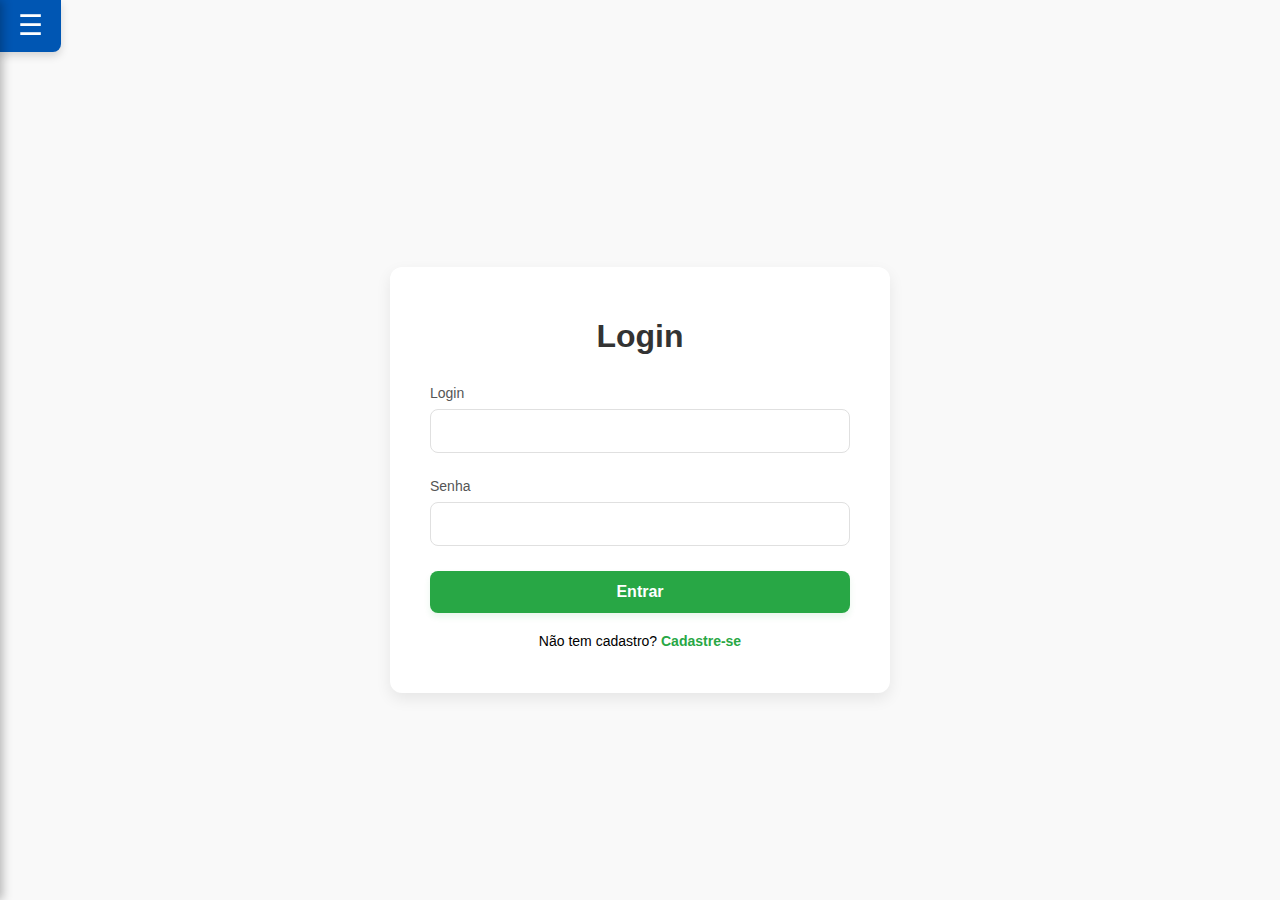
<file: pasta/index.html>
<!DOCTYPE html>
<html lang="pt-br">
<head>
    <meta charset="UTF-8">
    <meta name="viewport" content="width=device-width, initial-scale=1.0">
    <title>Login - Controle de Estoque</title>
    <link rel="stylesheet" href="style.css">
</head>
<body>
    <nav class="hamburger-menu">
        <input type="checkbox" id="menu-toggle">
        <label for="menu-toggle" class="menu-icon">&#9776;</label>
        <div class="menu-items">
            <label for="menu-toggle" class="menu-close-btn">&times;</label> 
            
            <h2>Menu</h2>
            <a href="home.html">Início (Menu Principal)</a>
            <a href="cadastro-usuario.html">Cadastro de Usuários</a>
            <a href="cadastro-produto.html">Cadastro de Produto</a>
            <a href="cadastro-fornecedor.html">Cadastro de Fornecedor</a>
            <a href="movimentacao.html">Movimentação de Estoque</a>
            <a href="index.html">Login/Consultar Estoque</a>
        </div>
    </nav>
    <div class="container">
        <h1>Login</h1>
        <form>
            <div class="form-group">
                <label for="login">Login</label>
                <input type="text" id="login" name="login" required>
            </div>
            <div class="form-group">
                <label for="senha">Senha</label>
                <input type="password" id="senha" name="senha" required>
            </div>
            <button type="submit" class="btn">Entrar</button>
        </form>
        <div class="link-cadastro">
            <p>Não tem cadastro? <a href="cadastro-usuario.html">Cadastre-se</a></p>
        </div>
    </div>
</body>
</html>
</file>
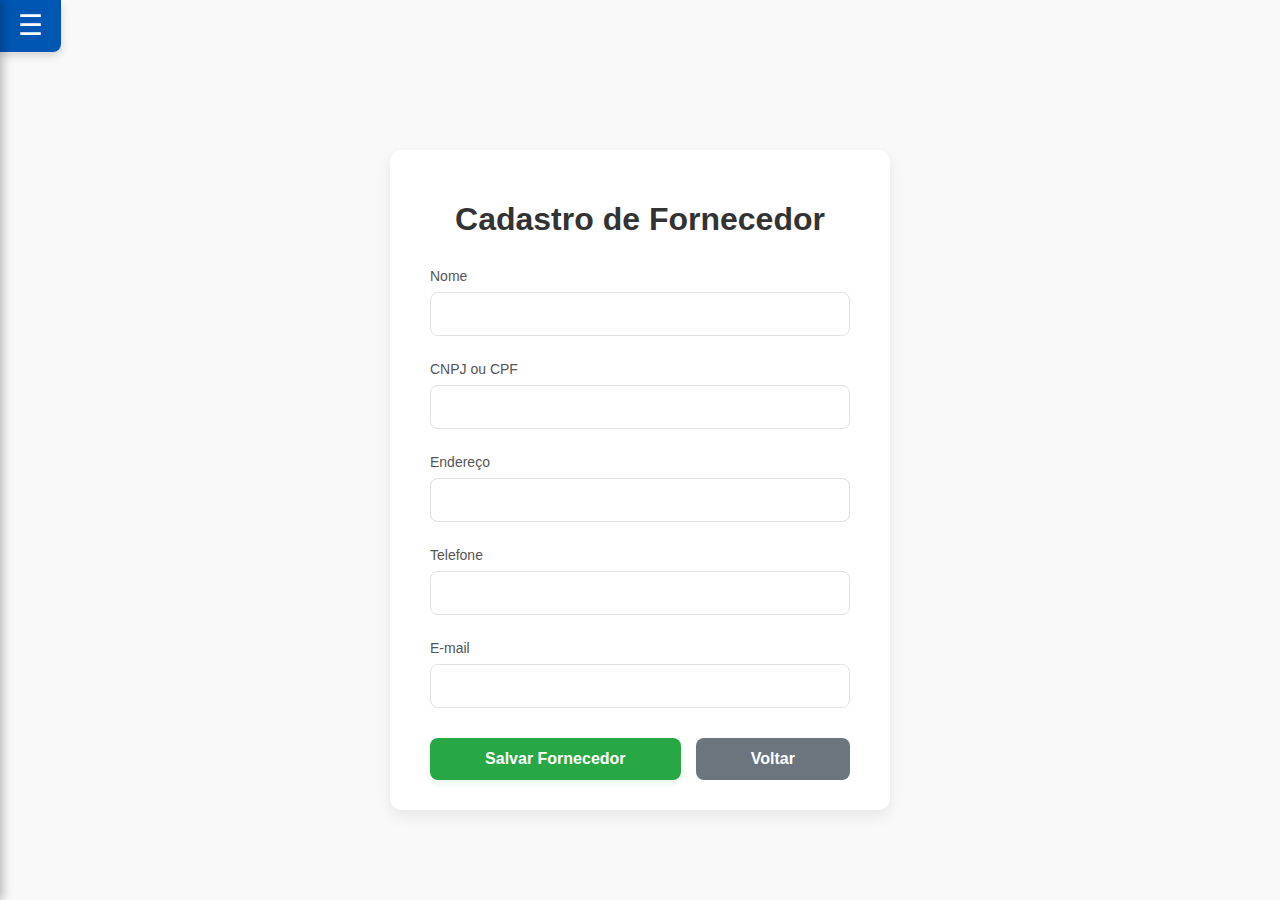
<file: pasta/cadastro-fornecedor.html>
<!DOCTYPE html>
<html lang="pt-br">
<head>
    <meta charset="UTF-8">
    <meta name="viewport" content="width=device-width, initial-scale=1.0">
    <title>Cadastro de Fornecedor</title>
    <link rel="stylesheet" href="style.css">
</head>
<body>
    <nav class="hamburger-menu">
        <input type="checkbox" id="menu-toggle">
        <label for="menu-toggle" class="menu-icon">&#9776;</label>
        <div class="menu-items">
            <label for="menu-toggle" class="menu-close-btn">&times;</label> 
            
            <h2>Menu</h2>
            <a href="home.html">Início (Menu Principal)</a>
            <a href="cadastro-usuario.html">Cadastro de Usuários</a>
            <a href="cadastro-produto.html">Cadastro de Produto</a>
            <a href="cadastro-fornecedor.html">Cadastro de Fornecedor</a>
            <a href="movimentacao.html">Movimentação de Estoque</a>
            <a href="index.html">Login/Consultar Estoque</a>
        </div>
    </nav>

    <div class="container">
        <h1>Cadastro de Fornecedor</h1>
        <form>
            <div class="form-group">
                <label for="nome-fornecedor">Nome</label>
                <input type="text" id="nome-fornecedor" name="nome-fornecedor" required>
            </div>
            <div class="form-group">
                <label for="cnpj-cpf">CNPJ ou CPF</label>
                <input type="text" id="cnpj-cpf" name="cnpj-cpf" required>
            </div>
            <div class="form-group">
                <label for="endereco">Endereço</label>
                <input type="text" id="endereco" name="endereco" required>
            </div>
            <div class="form-group">
                <label for="telefone">Telefone</label>
                <input type="tel" id="telefone" name="telefone" required>
            </div>
            <div class="form-group">
                <label for="email">E-mail</label>
                <input type="email" id="email" name="email" required>
            </div>
            <div class="form-botoes">
                <button type="submit" class="btn">Salvar Fornecedor</button>
                <a href="home.html" class="btn btn-voltar">Voltar</a>
            </div>
        </form>
    </div>
</body>
</html>
</file>
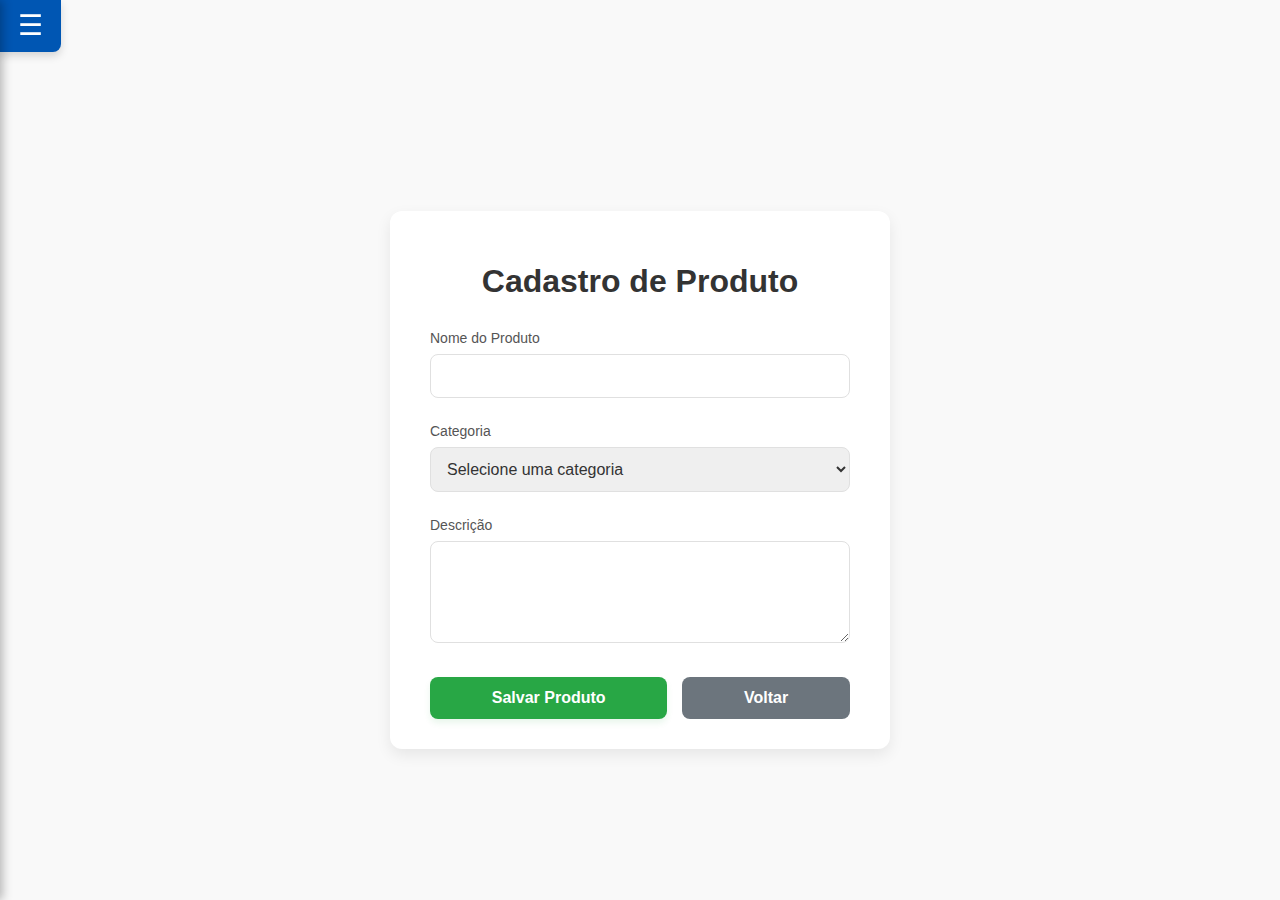
<file: pasta/cadastro-produto.html>
<!DOCTYPE html>
<html lang="pt-br">
<head>
    <meta charset="UTF-8">
    <meta name="viewport" content="width=device-width, initial-scale=1.0">
    <title>Cadastro de Produto</title>
    <link rel="stylesheet" href="style.css">
</head>
<body>
    <nav class="hamburger-menu">
        <input type="checkbox" id="menu-toggle">
        <label for="menu-toggle" class="menu-icon">&#9776;</label>
        <div class="menu-items">
            <label for="menu-toggle" class="menu-close-btn">&times;</label> 
            
            <h2>Menu</h2>
            <a href="home.html">Início (Menu Principal)</a>
            <a href="cadastro-usuario.html">Cadastro de Usuários</a>
            <a href="cadastro-produto.html">Cadastro de Produto</a>
            <a href="cadastro-fornecedor.html">Cadastro de Fornecedor</a>
            <a href="movimentacao.html">Movimentação de Estoque</a>
            <a href="index.html">Login/Consultar Estoque</a>
        </div>
    </nav>
    <div class="container">
        <h1>Cadastro de Produto</h1>
        <form>
            <div class="form-group">
                <label for="nome-produto">Nome do Produto</label>
                <input type="text" id="nome-produto" name="nome-produto" required>
            </div>
            <div class="form-group">
                <label for="categoria">Categoria</label>
                <select id="categoria" name="categoria" required>
                    <option value="" disabled selected>Selecione uma categoria</option>
                    </select>
            </div>
            <div class="form-group">
                <label for="descricao">Descrição</label>
                <textarea id="descricao" name="descricao" rows="4"></textarea>
            </div>
            <div class="form-botoes">
                <button type="submit" class="btn">Salvar Produto</button>
                <a href="home.html" class="btn btn-voltar">Voltar</a>
            </div>
        </form>
    </div>
</body>
</html>
</file>
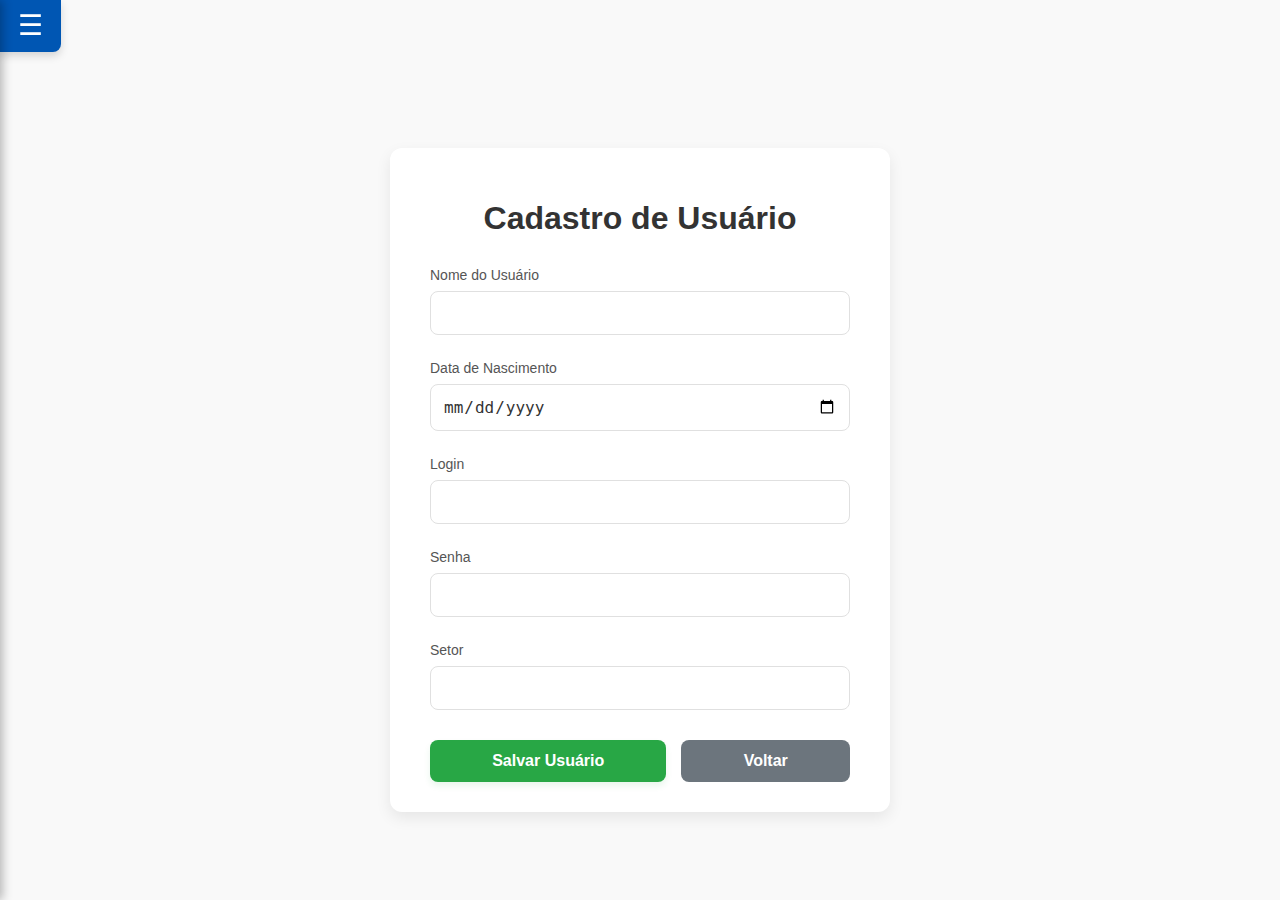
<file: pasta/cadastro-usuario.html>
<!DOCTYPE html>
<html lang="pt-br">
<head>
    <meta charset="UTF-8">
    <meta name="viewport" content="width=device-width, initial-scale=1.0">
    <title>Cadastro de Usuário</title>
    <link rel="stylesheet" href="style.css">
</head>
<body>
    <nav class="hamburger-menu">
        <input type="checkbox" id="menu-toggle">
        <label for="menu-toggle" class="menu-icon">&#9776;</label>
        <div class="menu-items">
            <label for="menu-toggle" class="menu-close-btn">&times;</label> 
            
            <h2>Menu</h2>
            <a href="home.html">Início (Menu Principal)</a>
            <a href="cadastro-usuario.html">Cadastro de Usuários</a>
            <a href="cadastro-produto.html">Cadastro de Produto</a>
            <a href="cadastro-fornecedor.html">Cadastro de Fornecedor</a>
            <a href="movimentacao.html">Movimentação de Estoque</a>
            <a href="index.html">Login/Consultar Estoque</a>
        </div>
    </nav>

    <div class="container">
        <h1>Cadastro de Usuário</h1>
        <form>
            <div class="form-group">
                <label for="nome">Nome do Usuário</label>
                <input type="text" id="nome" name="nome" required>
            </div>
            <div class="form-group">
                <label for="nascimento">Data de Nascimento</label>
                <input type="date" id="nascimento" name="nascimento" required>
            </div>
            <div class="form-group">
                <label for="login">Login</label>
                <input type="text" id="login" name="login" required>
            </div>
            <div class="form-group">
                <label for="senha">Senha</label>
                <input type="password" id="senha" name="senha" required>
            </div>
            <div class="form-group">
                <label for="setor">Setor</label>
                <input type="text" id="setor" name="setor" required>
            </div>
            <div class="form-botoes">
                <button type="submit" class="btn">Salvar Usuário</button>
                <a href="index.html" class="btn btn-voltar">Voltar</a>
            </div>
        </form>
    </div>
</body>
</html>
</file>
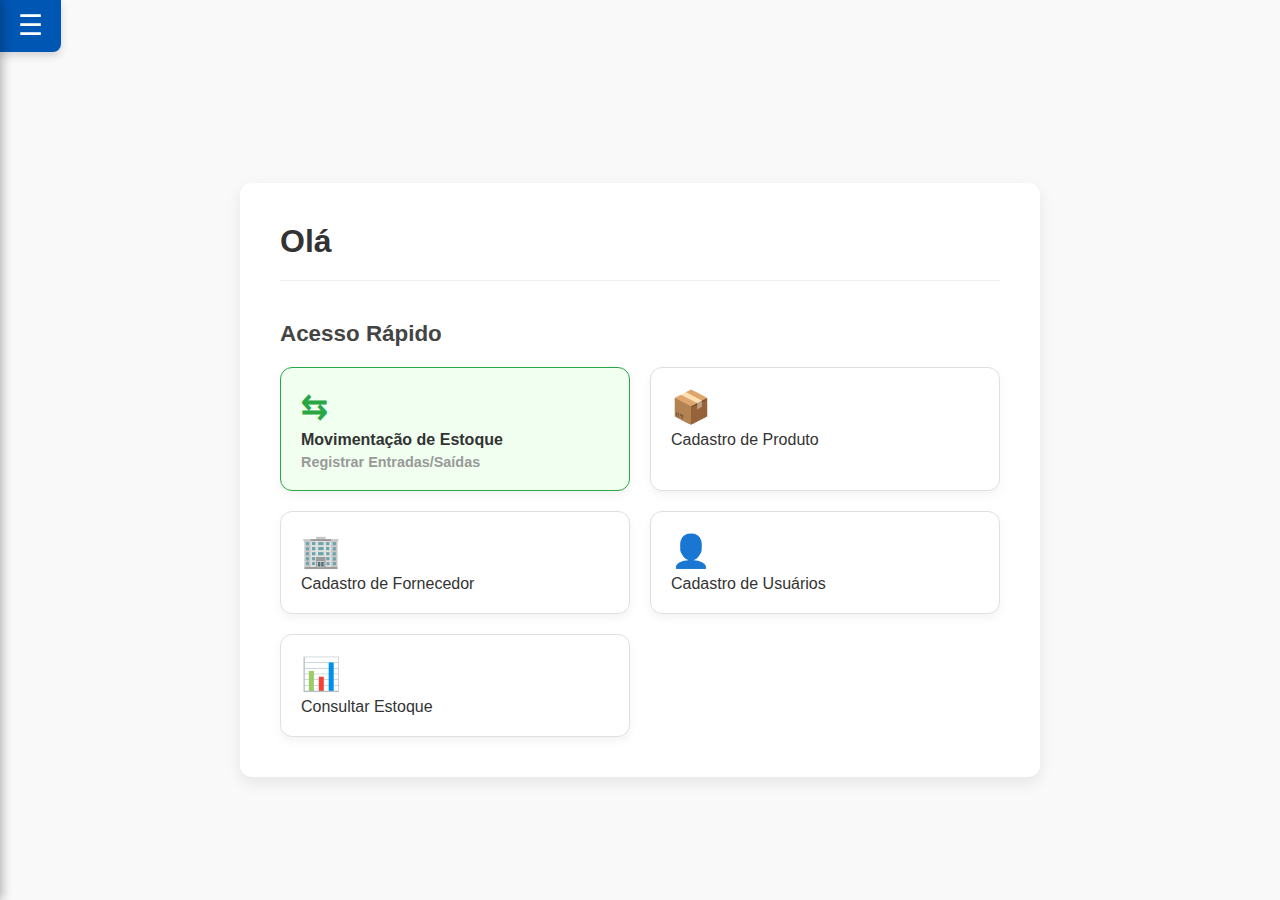
<file: pasta/home.html>
<!DOCTYPE html>
<html lang="pt-br">
<head>
    <meta charset="UTF-8">
    <meta name="viewport" content="width=device-width, initial-scale=1.0">
    <title>Dashboard</title>
    <link rel="stylesheet" href="style.css">
</head>
<body>
    <nav class="hamburger-menu">
        <input type="checkbox" id="menu-toggle">
        <label for="menu-toggle" class="menu-icon">&#9776;</label>
        <div class="menu-items">
            <label for="menu-toggle" class="menu-close-btn">&times;</label> 
            
            <h2>Menu</h2>
            <a href="home.html">Início (Dashboard)</a>
            <a href="cadastro-usuario.html">Cadastro de Usuários</a>
            <a href="cadastro-produto.html">Cadastro de Produto</a>
            <a href="cadastro-fornecedor.html">Cadastro de Fornecedor</a>
            <a href="movimentacao.html">Movimentação de Estoque</a>
            <a href="index.html">Login/Consultar Estoque</a>
        </div>
    </nav>
    <div class="container dashboard-container">
        <div class="welcome-section">
            <h1>Olá</h1>
        </div>

        <h2>Acesso Rápido</h2>
        
        <div class="menu-grid">
            <a href="movimentacao.html" class="grid-btn main-action">
                <span class="grid-icon">&#x21C6;</span>
                Movimentação de Estoque
                <small>Registrar Entradas/Saídas</small>
            </a>
            <a href="cadastro-produto.html" class="grid-btn">
                <span class="grid-icon">&#x1F4E6;</span>
                Cadastro de Produto
            </a>
            <a href="cadastro-fornecedor.html" class="grid-btn">
                <span class="grid-icon">&#x1F3E2;</span>
                Cadastro de Fornecedor
            </a>
            <a href="cadastro-usuario.html" class="grid-btn">
                <span class="grid-icon">&#x1F464;</span>
                Cadastro de Usuários
            </a>
            <a href="index.html" class="grid-btn">
                <span class="grid-icon">&#x1F4CA;</span>
                Consultar Estoque
            </a>
        </div>
    </div>
</body>
</html>
</file>
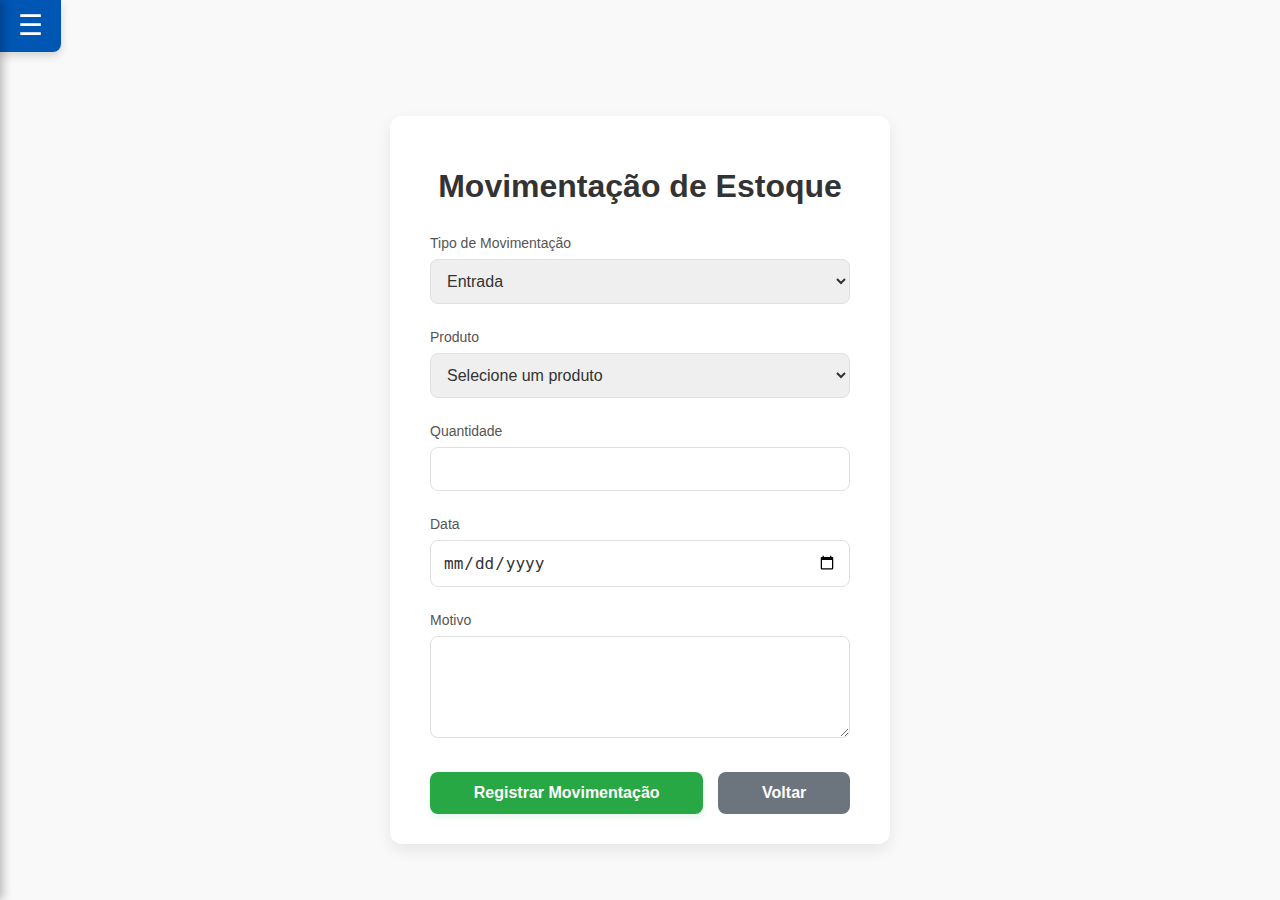
<file: pasta/movimentacao.html>
<!DOCTYPE html>
<html lang="pt-br">
<head>
    <meta charset="UTF-8">
    <meta name="viewport" content="width=device-width, initial-scale=1.0">
    <title>Movimentação de Estoque</title>
    <link rel="stylesheet" href="style.css">
</head>
<body>
    <nav class="hamburger-menu">
        <input type="checkbox" id="menu-toggle">
        <label for="menu-toggle" class="menu-icon">&#9776;</label>
        <div class="menu-items">
            <label for="menu-toggle" class="menu-close-btn">&times;</label> 
            
            <h2>Menu</h2>
            <a href="home.html">Início (Menu Principal)</a>
            <a href="cadastro-usuario.html">Cadastro de Usuários</a>
            <a href="cadastro-produto.html">Cadastro de Produto</a>
            <a href="cadastro-fornecedor.html">Cadastro de Fornecedor</a>
            <a href="movimentacao.html">Movimentação de Estoque</a>
            <a href="index.html">Login/Consultar Estoque</a>
        </div>
    </nav>
    <div class="container">
        <h1>Movimentação de Estoque</h1>
        <form>
            <div class="form-group">
                <label for="tipo-movimentacao">Tipo de Movimentação</label>
                <select id="tipo-movimentacao" name="tipo-movimentacao" required>
                    <option value="entrada">Entrada</option>
                    <option value="saida">Saída</option>
                </select>
            </div>
            <div class="form-group">
                <label for="produto">Produto</label>
                <select id="produto" name="produto" required>
                    <option value="" disabled selected>Selecione um produto</option>
                    </select>
            </div>
            <div class="form-group">
                <label for="quantidade">Quantidade</label>
                <input type="number" id="quantidade" name="quantidade" required min="1">
            </div>
            <div class="form-group">
                <label for="data">Data</label>
                <input type="date" id="data" name="data" required>
            </div>
            <div class="form-group">
                <label for="motivo">Motivo</label>
                <textarea id="motivo" name="motivo" rows="4"></textarea>
            </div>
            <div class="form-botoes">
                <button type="submit" class="btn">Registrar Movimentação</button>
                <a href="home.html" class="btn btn-voltar">Voltar</a>
            </div>
        </form>
    </div>
</body>
</html>
</file>
<file: pasta/style.css>
body {
    font-family: 'Segoe UI', Tahoma, Geneva, Verdana, sans-serif;
    background-color: #f9f9f9;
    display: flex;
    justify-content: center;
    align-items: center;
    min-height: 100vh;
    margin: 0;
    padding: 20px;
    box-sizing: border-box;
}

.container {
    background-color: #fff;
    padding: 30px 40px;
    border-radius: 12px; 
    box-shadow: 0 6px 15px rgba(0, 0, 0, 0.08); 
    width: 100%;
    max-width: 500px;
    box-sizing: border-box;

    margin-top: 60px; 
}

h1 {
    text-align: center;
    color: #333;
    margin-bottom: 30px;
    font-weight: 600;
}

.form-group {
    margin-bottom: 25px;
}

label {
    display: block;
    margin-bottom: 8px;
    font-weight: 500;
    color: #555;
    font-size: 14px;
}

input[type="text"],
input[type="password"],
input[type="date"],
input[type="number"],
input[type="email"],
input[type="tel"],
select,
textarea {
    width: 100%;
    padding: 12px;
    border: 1px solid #e0e0e0; 
    border-radius: 8px;
    box-sizing: border-box;
    font-size: 16px;
    color: #333;
    transition: border-color 0.3s, box-shadow 0.3s;
}

input:focus,
select:focus,
textarea:focus {
    border-color: #28a745; 
    box-shadow: 0 0 0 3px rgba(40, 167, 69, 0.15); 
    outline: none;
}

textarea {
    resize: vertical;
}


.btn {
    display: block;
    width: 100%;
    padding: 12px;
    background-color: #28a745; 
    color: #fff;
    border: none;
    border-radius: 8px;
    font-size: 16px;
    font-weight: 600;
    cursor: pointer;
    text-align: center;
    text-decoration: none;
    transition: background-color 0.3s, transform 0.2s;
    margin-bottom: 10px;
    box-shadow: 0 4px 6px rgba(40, 167, 69, 0.1);
}

.btn:hover {
    background-color: #1e7e34; 
    transform: translateY(-1px);
    box-shadow: 0 6px 8px rgba(40, 167, 69, 0.2);
}


.link-cadastro {
    text-align: center;
    margin-top: 20px;
    font-size: 14px;
}

.link-cadastro a {
    color: #28a745; 
    text-decoration: none;
    font-weight: 600;
}

.link-cadastro a:hover {
    text-decoration: underline;
}


.menu-botoes .btn {
    margin-bottom: 15px;
}


.form-botoes {
    display: flex;
    justify-content: space-between;
    gap: 15px;
    margin-top: 30px;
}

.form-botoes .btn {
    width: auto;
    flex-grow: 1;
    margin-bottom: 0;
}


.btn-voltar {
    background-color: #6c757d;
    box-shadow: none;
}

.btn-voltar:hover {
    background-color: #5a6268;
    box-shadow: none;
}


.btn-sair {
    background-color: #dc3545;
    box-shadow: none;
}

.btn-sair:hover {
    background-color: #c82333;
    box-shadow: none;
}


.hamburger-menu {
    position: fixed;
    top: 0;
    left: 0;
    z-index: 1000;
}

#menu-toggle {
    display: none;
}


.menu-icon {
    display: block;
    cursor: pointer;
    font-size: 28px;
    padding: 12px 18px;
    color: #fff;
    background-color: #007bff; 
    border-radius: 0 0 8px 0;
    line-height: 1;
    box-shadow: 0 4px 8px rgba(0, 0, 0, 0.15);
    transition: background-color 0.3s;
}

.menu-icon:hover {
    background-color: #0056b3;
}

.menu-items {
    position: fixed;
    top: 0;
    left: -280px;
    width: 280px;
    height: 100%;
    background-color: #333;
    padding: 25px;
    box-sizing: border-box;
    transition: left 0.4s ease-in-out;
    box-shadow: 2px 0 10px rgba(0, 0, 0, 0.3);
    z-index: 999;
}

#menu-toggle:checked ~ .menu-items {
    left: 0;
}


.menu-close-btn {
    display: block;
    position: absolute;
    top: 15px;
    right: 15px;
    color: #fff;
    font-size: 30px;
    text-decoration: none;
    cursor: pointer;
    line-height: 1;
    padding: 5px;
    transition: color 0.3s;
}

.menu-close-btn:hover {
    color: #dc3545;
}

.menu-items h2 {
    color: #fff;
    margin-top: 0;
    border-bottom: 1px solid #555;
    padding-bottom: 15px;
    margin-bottom: 20px;
    text-align: left;
    font-weight: 600;
}

.menu-items a {
    display: block;
    color: #f4f4f4;
    text-decoration: none;
    padding: 12px 0;
    border-bottom: 1px solid #444;
    transition: background-color 0.2s, padding-left 0.2s;
    text-align: left;
    font-size: 15px;
}

.menu-items a:hover {
    background-color: #28a745; 
    padding-left: 10px;
    border-radius: 4px;
}

.menu-items hr {
    border: 0;
    border-top: 1px solid #555;
    margin: 20px 0;
}


.dashboard-container {
    max-width: 800px; 
    padding: 40px;
}


.welcome-section {
    text-align: left;
    margin-bottom: 40px;
    padding-bottom: 20px;
    border-bottom: 1px solid #eee;
    display: flex;
    justify-content: space-between;
    align-items: center;
}

.welcome-section h1 {
    text-align: left;
    margin: 0;
    font-size: 2em;
    font-weight: 700;
}

.welcome-section p {
    color: #666;
    margin-top: 5px;
    font-size: 1.1em;
}

.welcome-section .btn-sair {
    width: 150px;
    margin-bottom: 0;
}


.dashboard-container h2 {
    text-align: left;
    color: #444;
    margin-top: 30px;
    margin-bottom: 20px;
    font-weight: 600;
    font-size: 1.4em;
}


.menu-grid {
    display: grid;

    grid-template-columns: repeat(auto-fit, minmax(280px, 1fr)); 
    gap: 20px;
}

.grid-btn {
    background-color: #fff;
    border: 1px solid #e0e0e0;
    border-radius: 12px;
    padding: 20px;
    text-align: left;
    text-decoration: none;
    color: #333;
    transition: all 0.3s;
    box-shadow: 0 4px 10px rgba(0, 0, 0, 0.05);
}

.grid-btn:hover {
    border-color: #28a745; 
    box-shadow: 0 6px 15px rgba(40, 167, 69, 0.1);
    transform: translateY(-2px);
}

.grid-btn .grid-icon {
    font-size: 2em;
    display: block;
    margin-bottom: 5px;
    color: #007bff; 
}

.grid-btn small {
    display: block;
    color: #999;
    margin-top: 5px;
    font-size: 0.9em;
}

.grid-btn.main-action {
    background-color: #f0fff0; 
    border-color: #28a745;
    font-weight: 600;
}

.grid-btn.main-action .grid-icon {
    color: #28a745; 
}


@media (max-width: 600px) {
    .dashboard-container {
        padding: 20px;
    }
    .welcome-section {
        flex-direction: column;
        align-items: flex-start;
    }
    .welcome-section .btn-sair {
        width: 100%;
        margin-top: 15px;
    }
    .grid-btn {
        padding: 15px;
    }
}


.menu-botoes {
    display: none; 
}
</file>
